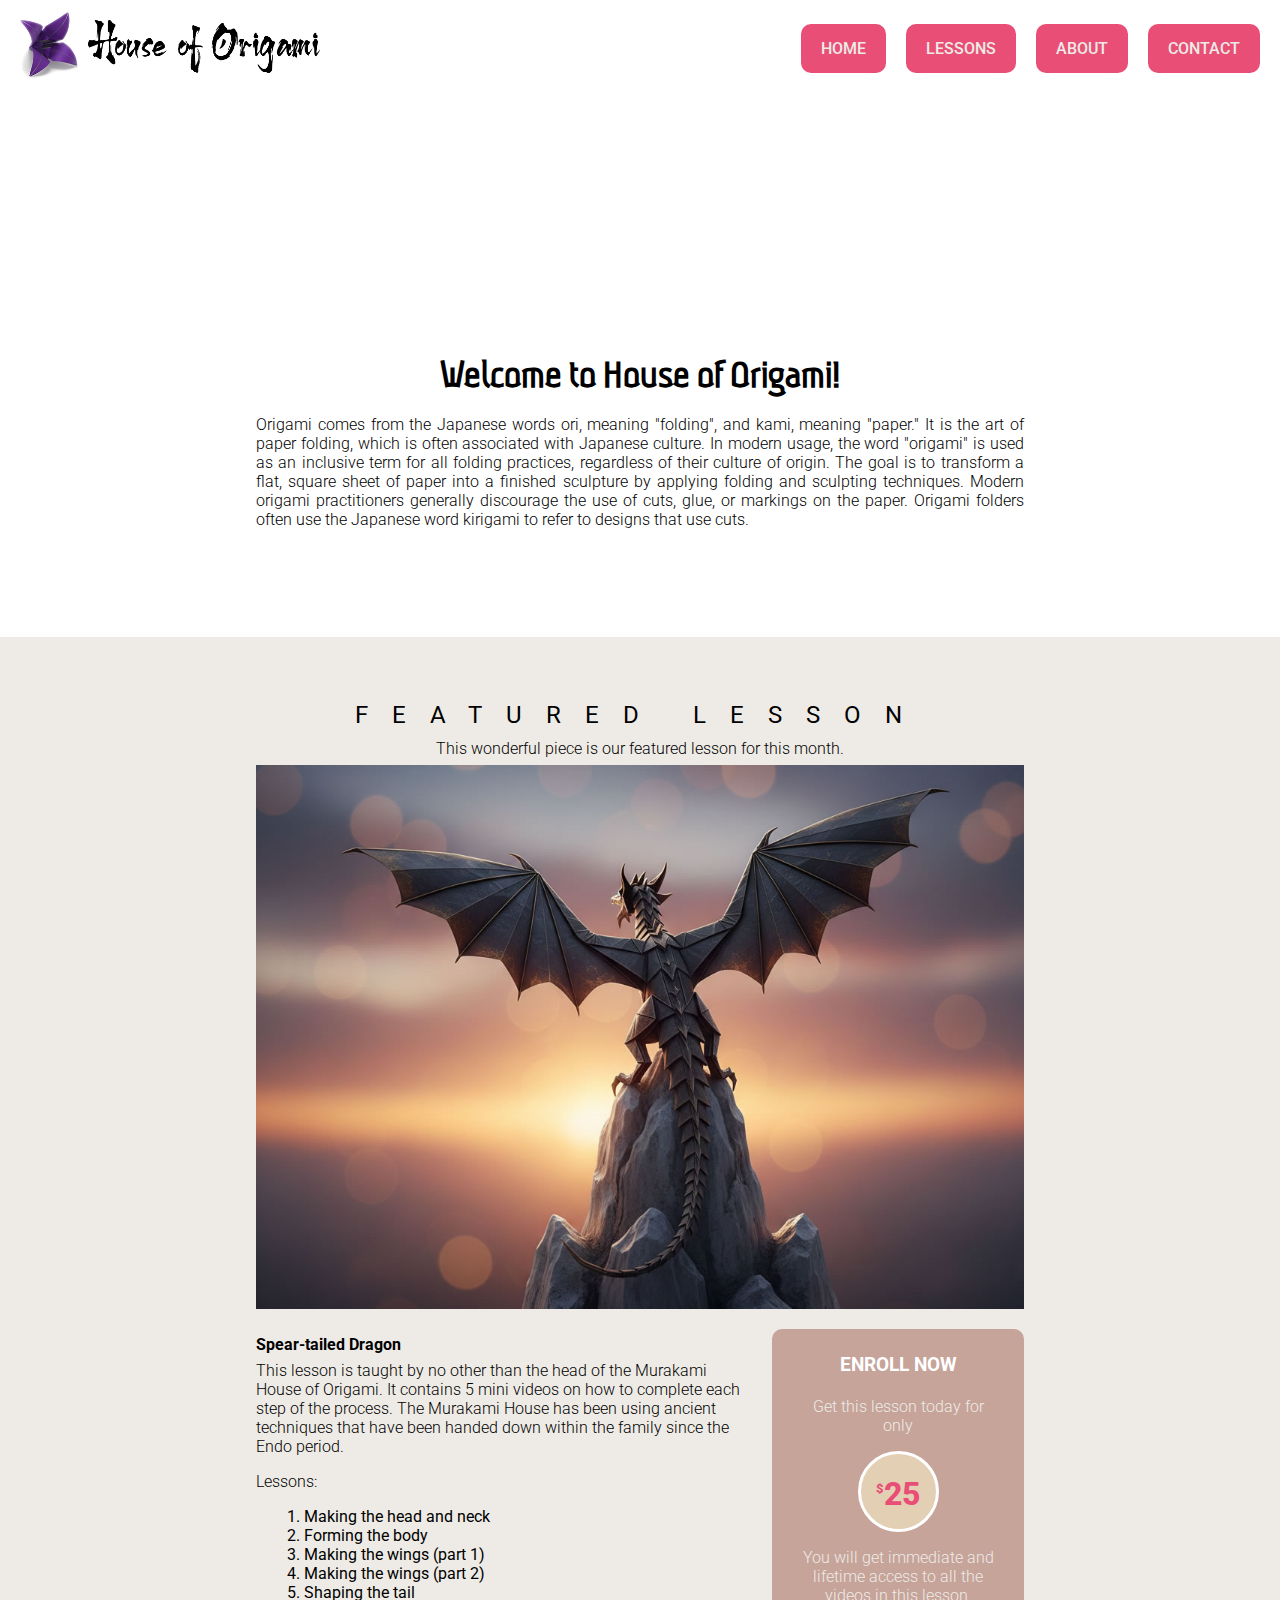
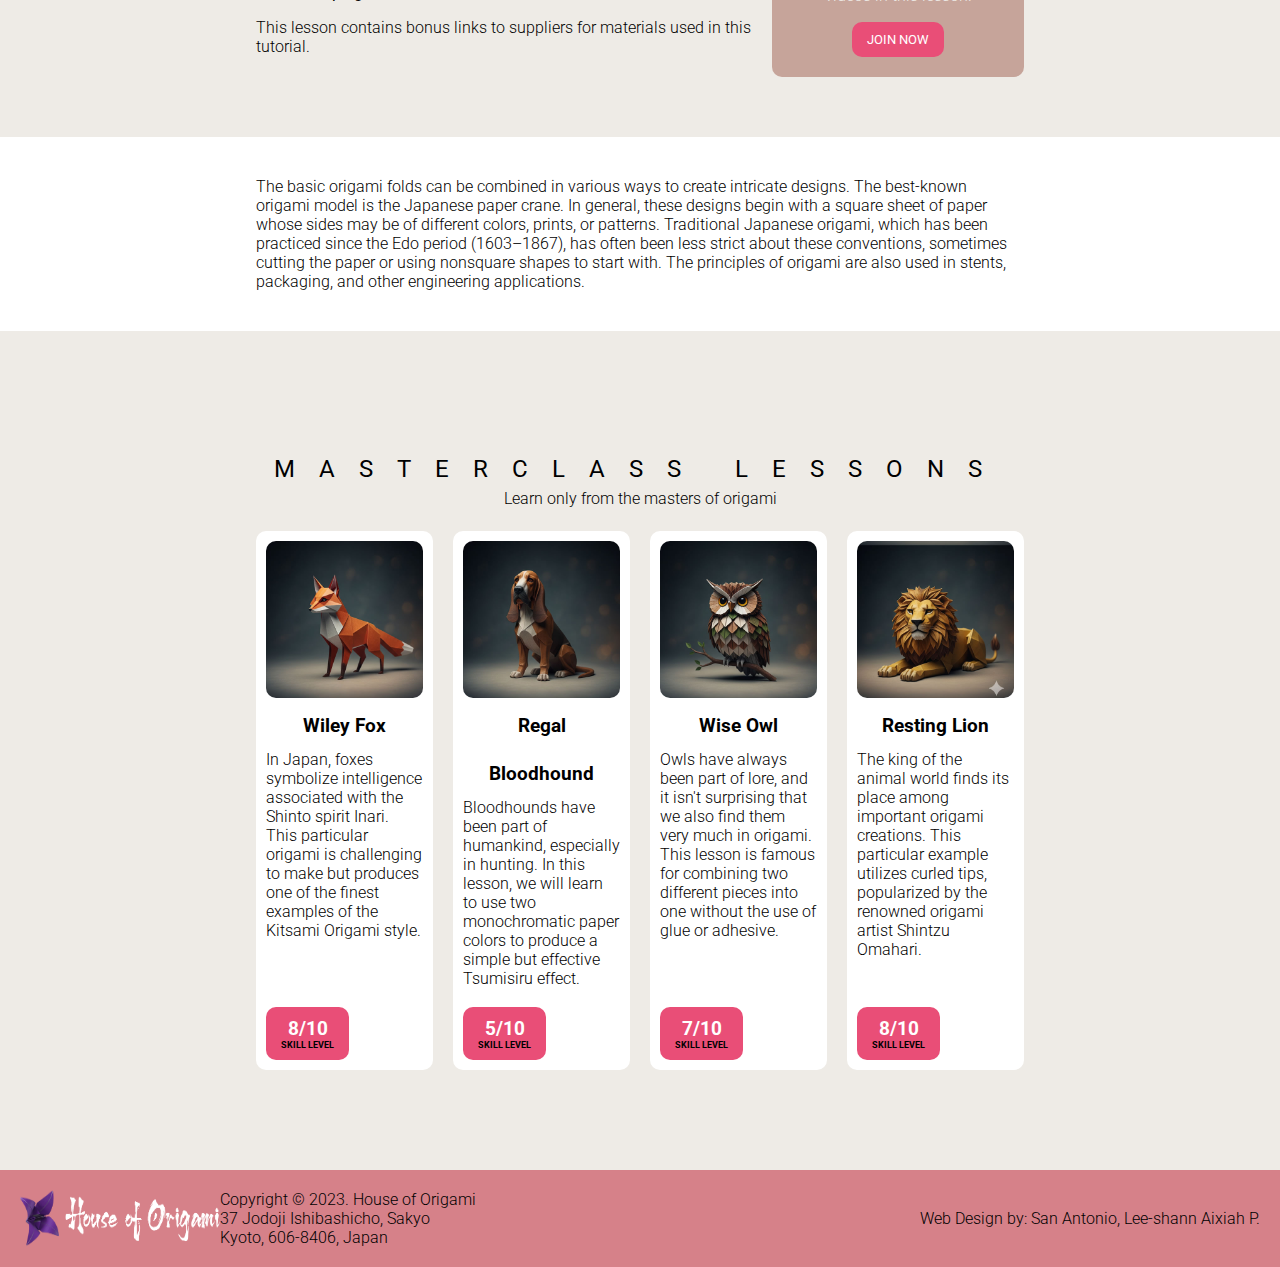
<file: index.html>
<!DOCTYPE html>
<html>
    <head>
        <title>House of Origami | Home</title>
        <meta charset="UTF-8">
        <meta name="viewport" content="width=device-width, initial-scale=1.0">
        <link rel="stylesheet" href="css\styles.css">
        <link rel="preconnect" href="https://fonts.googleapis.com">
        <link rel="preconnect" href="https://fonts.gstatic.com" crossorigin>
        <link href="https://fonts.googleapis.com/css2?family=Aubrey&family=Roboto:ital,wght@0,100..900;1,100..900&display=swap" rel="stylesheet">
    </head>
    <body>
        <header class="topnav" id="homenav">
            <div class="logonav" id="homelogo">
                <img src="images\origami_logo.png" alt="House of Origami Logo" class="logo">
            </div>
            <div class="linknav" id="homelinks">
                <div class="linkanchor">
                    <a href="index.html">Home</a>
                </div>
                <div class="linkanchor">
                    <a href="lessons.html">Lessons</a>
                </div>
                <div class="linkanchor">
                    <a href="about.html">About</a>
                </div>
                <div class="linkanchor">
                    <a href="contact.html">Contact </a>
                </div>
            </div>
        </header>
        <main id="intro">
            <div class="frontpage">
                <div id="introtext">
                    <h1>Welcome to House of Origami!</h1>
                    <p>Origami comes from the Japanese words ori, meaning "folding", and kami, meaning "paper." It is the art of paper folding, which is often associated with Japanese culture. In modern usage, the word "origami" is used as an inclusive term for all folding practices, regardless of their culture of origin. The goal is to transform a flat, square sheet of paper into a finished sculpture by applying folding and sculpting techniques. Modern origami practitioners generally discourage the use of cuts, glue, or markings on the paper. Origami folders often use the Japanese word kirigami to refer to designs that use cuts.</p>
                </div>
            </div>
            <div class="section2">
                <div id="feature">
                    <div id="f1">
                        <h2 class="sectiontitle">Featured Lesson</h2>
                        <p>This wonderful piece is our featured lesson for this month.</p>
                        <img src="images\featured_lesson.jpg" alt="Featured Lesson" class="featured">
                        
                    </div>
                    <div id="f2">
                        <h4>Spear-tailed Dragon</h4>
                        <p>This lesson is taught by no other than the head of the Murakami House of Origami. It contains 5 mini videos on how to complete each step of the process. The Murakami House has been using ancient techniques that have been handed down within the family since the Endo period.</p>
                        <div id="lessonlist">
                            <p>Lessons:</p>
                            <ol>
                                <li>Making the head and neck</li>
                                <li>Forming the body</li>
                                <li>Making the wings (part 1)</li>
                                <li>Making the wings (part 2)</li>
                                <li>Shaping the tail</li>
                            </ol>
                        </div>
                        <p>This lesson contains bonus links to suppliers for materials used in this tutorial.</p>
                    </div>
                    <div id="f3">
                        <h3>ENROLL NOW</h3>
                        <p>Get this lesson today for only</p>
                        <span><sup>$</sup>25</span>
                        <p>You will get immediate and lifetime access to all the videos in this lesson.</p>
                        <button class="enrollbtn">Join Now</button>
                    </div>
                </div>
            </div>
            <div class="section3">
                <div id="history">
                    <p>The basic origami folds can be combined in various ways to create intricate designs. The best-known origami model is the Japanese paper crane. In general, these designs begin with a square sheet of paper whose sides may be of different colors, prints, or patterns. Traditional Japanese origami, which has been practiced since the Edo period (1603–1867), has often been less strict about these conventions, sometimes cutting the paper or using nonsquare shapes to start with. The principles of origami are also used in stents, packaging, and other engineering applications.</p>
                </div>
            </div>
            <div class="section4">
                <div class="lessons">
                    <div id="l1">
                        <h2 class="sectiontitle">Masterclass Lessons</h2>
                        <p>Learn only from the masters of origami</p>
                    </div>
                    <div id="l2" class="lessoncard">
                        <img src="images\lesson01.jpg" alt="Lesson 1" class="lessonimg">
                        <h3>Wiley Fox</h3>
                        <p>In Japan, foxes symbolize intelligence associated with the Shinto spirit Inari. This particular origami is challenging to make but produces one of the finest examples of the Kitsami Origami style.</p>
                        <button class="lessonsbtn enrollbtn">
                            <h6>8/10</h6>
                            <h6>skill level</h6>
                        </button>
                    </div>
                    <div id="l3" class="lessoncard">
                        <img src="images\lesson02.jpg" alt="Lesson 2" class="lessonimg">
                        <h3>Regal Bloodhound</h3>
                        <p>Bloodhounds have been part of humankind, especially in hunting. In this lesson, we will learn to use two monochromatic paper colors to produce a simple but effective Tsumisiru effect.</p>
                        <button class="lessonsbtn enrollbtn">
                            <h6>5/10</h6>
                            <h6>skill level</h6>
                        </button>
                    </div>
                    <div id="l4" class="lessoncard">
                        <img src="images\lesson03.jpg" alt="Lesson 3" class="lessonimg">
                        <h3>Wise Owl</h3>
                        <p>Owls have always been part of lore, and it isn't surprising that we also find them very much in origami. This lesson is famous for combining two different pieces into one without the use of glue or adhesive.</p>
                        <button class="lessonsbtn enrollbtn">
                            <h6>7/10</h6>
                            <h6>skill level</h6>
                        </button>
                    </div>
                    <div id="l5" class="lessoncard">
                        <img src="images\lesson04.jpg" alt="Lesson 4" class="lessonimg">
                        <h3>Resting Lion</h3>
                        <p>The king of the animal world finds its place among important origami creations. This particular example utilizes curled tips, popularized by the renowned origami artist Shintzu Omahari.</p>
                        <button class="lessonsbtn enrollbtn">
                            <h6>8/10</h6>
                            <h6>skill level</h6>
                        </button>
                    </div>
                </div>
            </div>
        </main>
        <footer class="bottomnav">
            <div class="footernav">
                <img src="images\origami_logo_dark.png" alt="House of Origami Logo" class="logo">
                <div>
                    <p>Copyright © 2023. House of Origami</p>
                    <p>37 Jodoji Ishibashicho, Sakyo</p>
                    <p>Kyoto, 606-8406, Japan</p>
                </div>
            </div>
            <div>
                <p>Web Design by: San Antonio, Lee-shann Aixiah P.</p>
            </div>
        </footer>
    </body> 
</html>
</file>
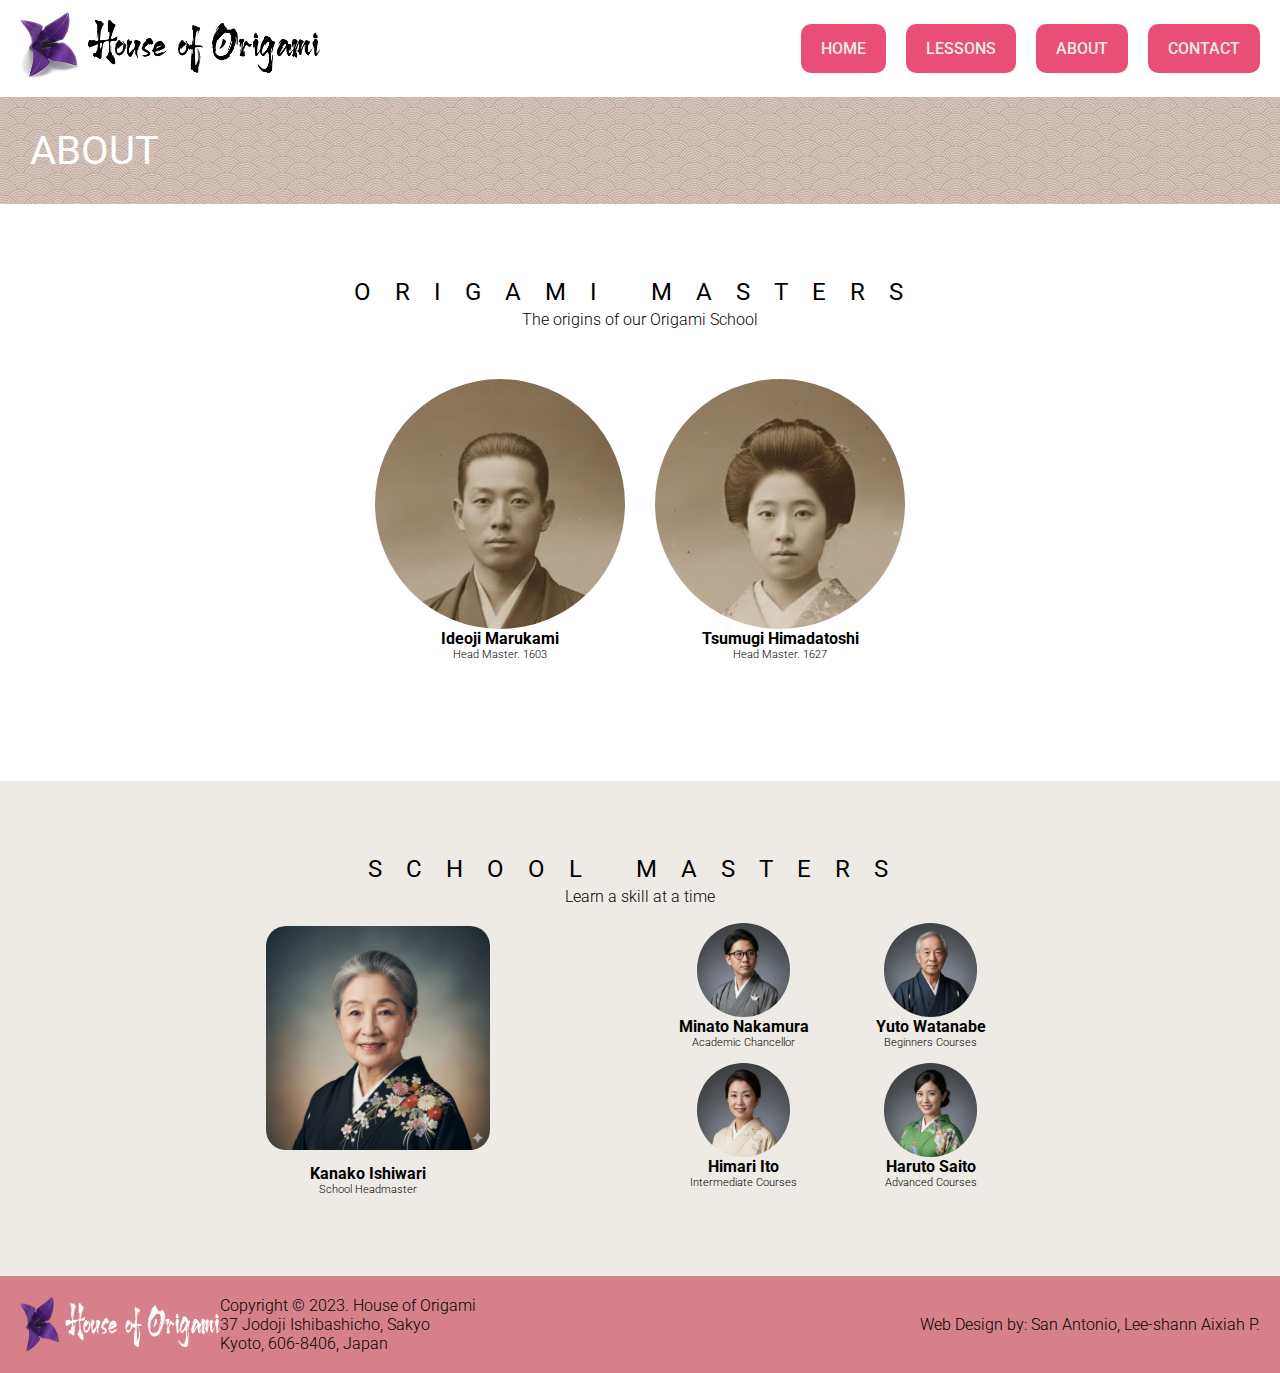
<file: about.html>
<!DOCTYPE html>
<html>
    <head>
        <title>House of Origami | Home</title>
        <meta charset="UTF-8">
        <meta name="viewport" content="width=device-width, initial-scale=1.0">
        <link rel="stylesheet" href="css\styles.css">
        <link rel="preconnect" href="https://fonts.googleapis.com">
        <link rel="preconnect" href="https://fonts.gstatic.com" crossorigin>
        <link href="https://fonts.googleapis.com/css2?family=Aubrey&family=Roboto:ital,wght@0,100..900;1,100..900&display=swap" rel="stylesheet">
    </head>
    <body>
        <header class="topnav" id="homenav">
            <div class="logonav" id="homelogo">
                <img src="images\origami_logo.png" alt="House of Origami Logo" class="logo">
            </div>
            <div class="linknav" id="homelinks">
                <div class="linkanchor">
                    <a href="index.html">Home</a>
                </div>
                <div class="linkanchor">
                    <a href="lessons.html">Lessons</a>
                </div>
                <div class="linkanchor">
                    <a href="about.html">About</a>
                </div>
                <div class="linkanchor">
                    <a href="contact.html">Contact </a>
                </div>
            </div>
        </header>
        <main id="aboutpage">
            <section id="about">
                <h2>About</h2>
            </section>
            <section id="origamimasters" class="sections">
                <h2 class="sectiontitle">Origami Masters</h2>
                <p>The origins of our Origami School</p>
                <div class="gallerycontainer">
                    <div id="origami" class="gallery">
                        <div class="galleryitem">
                            <img src="images\master01.jpg" alt="Origami Master 1" class="galleryimage">
                            <h4 class="gallerytitle">Ideoji Marukami</h4>
                            <p class="gallerycaption">Head Master. 1603</p>
                        </div>
                        <div class="galleryitem">
                            <img src="images\master02.jpg" alt="Origami Master 2" class="galleryimage">
                            <h4 class="gallerytitle">Tsumugi Himadatoshi</h4>
                            <p class="gallerycaption">Head Master. 1627</p>
                        </div>
                    </div>
                </div>
            </section>
            <section id="lessonmasters" class="sections">
                <h2 class="sectiontitle">SCHOOL MASTERS</h2>
                <p>Learn a skill at a time</p>
                <div id="lessonmasterscontainer" class="gallerycontainer">
                    <div id="headmaster">
                        <img src="images\headmaster.jpg" alt="Lesson Master 1" class="galleryimage">
                        <h4 class="gallerytitle">Kanako Ishiwari</h4>
                        <p class="gallerycaption">School Headmaster</p>
                    </div>
                    <div id="lesson" class="gallery">
                        <div class="galleryitem">
                            <img src="images\lessonmaster01.jpg" alt="Lesson Master 2" class="galleryimage">
                            <h4 class="gallerytitle">Minato Nakamura</h4>
                            <p class="gallerycaption">Academic Chancellor</p>
                        </div>
                        <div class="galleryitem">
                            <img src="images\lessonmaster02.jpg" alt="Lesson Master 3" class="galleryimage">
                            <h4 class="gallerytitle">Yuto Watanabe</h4>
                            <p class="gallerycaption">Beginners Courses</p>
                        </div>
                        <div class="galleryitem">
                            <img src="images\lessonmaster03.jpg" alt="Lesson Master 4" class="galleryimage">
                            <h4 class="gallerytitle">Himari Ito</h4>
                            <p class="gallerycaption">Intermediate Courses</p>
                        </div>
                        <div class="galleryitem">
                            <img src="images\lessonmaster04.jpg" alt="Lesson Master 5" class="galleryimage">
                            <h4 class="gallerytitle">Haruto Saito</h4>
                            <p class="gallerycaption">Advanced Courses</p>
                        </div>
                </div>
                </div>
            </section>
        </main>
        <footer class="bottomnav">
            <div class="footernav">
                <img src="images\origami_logo_dark.png" alt="House of Origami Logo" class="logo">
                <div>
                    <p>Copyright © 2023. House of Origami</p>
                    <p>37 Jodoji Ishibashicho, Sakyo</p>
                    <p>Kyoto, 606-8406, Japan</p>
                </div>
            </div>
            <div>
                <p>Web Design by: San Antonio, Lee-shann Aixiah P.</p>
            </div>
        </footer>
    </body> 
</html>
</file>
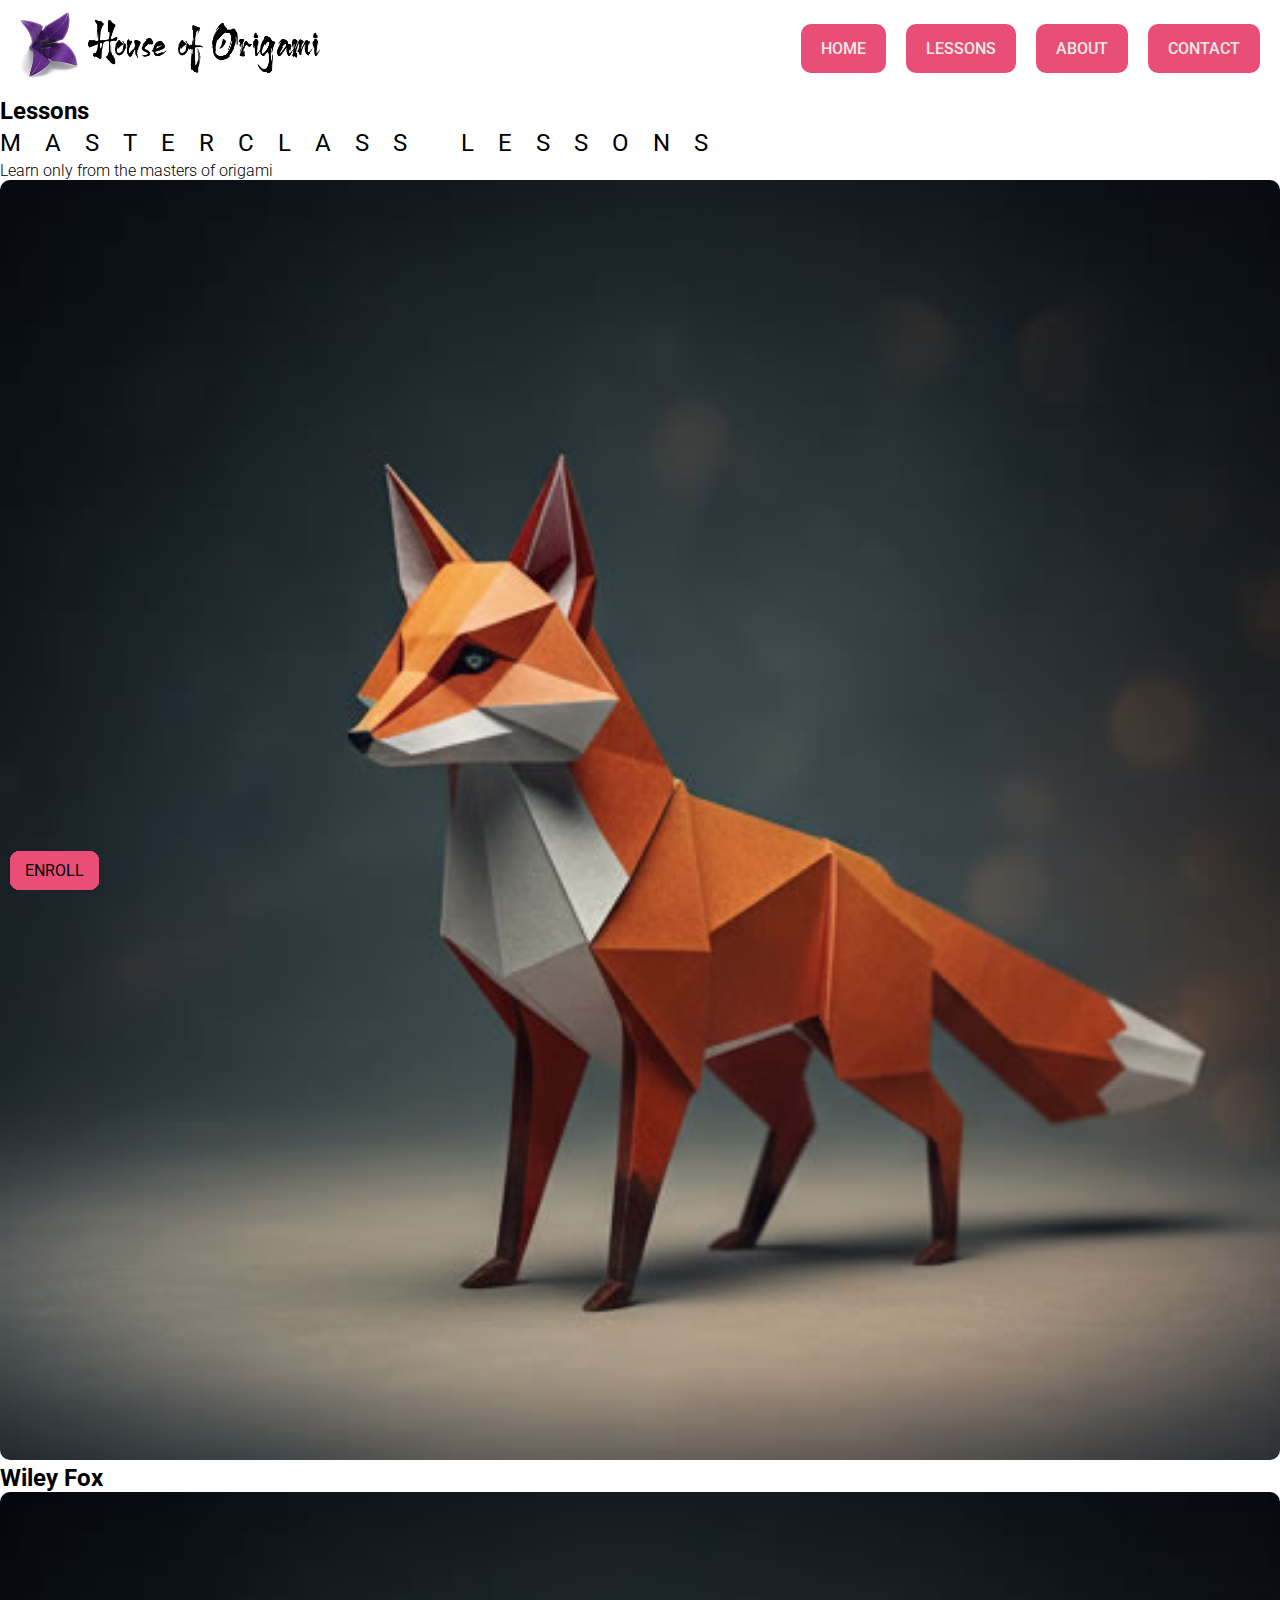
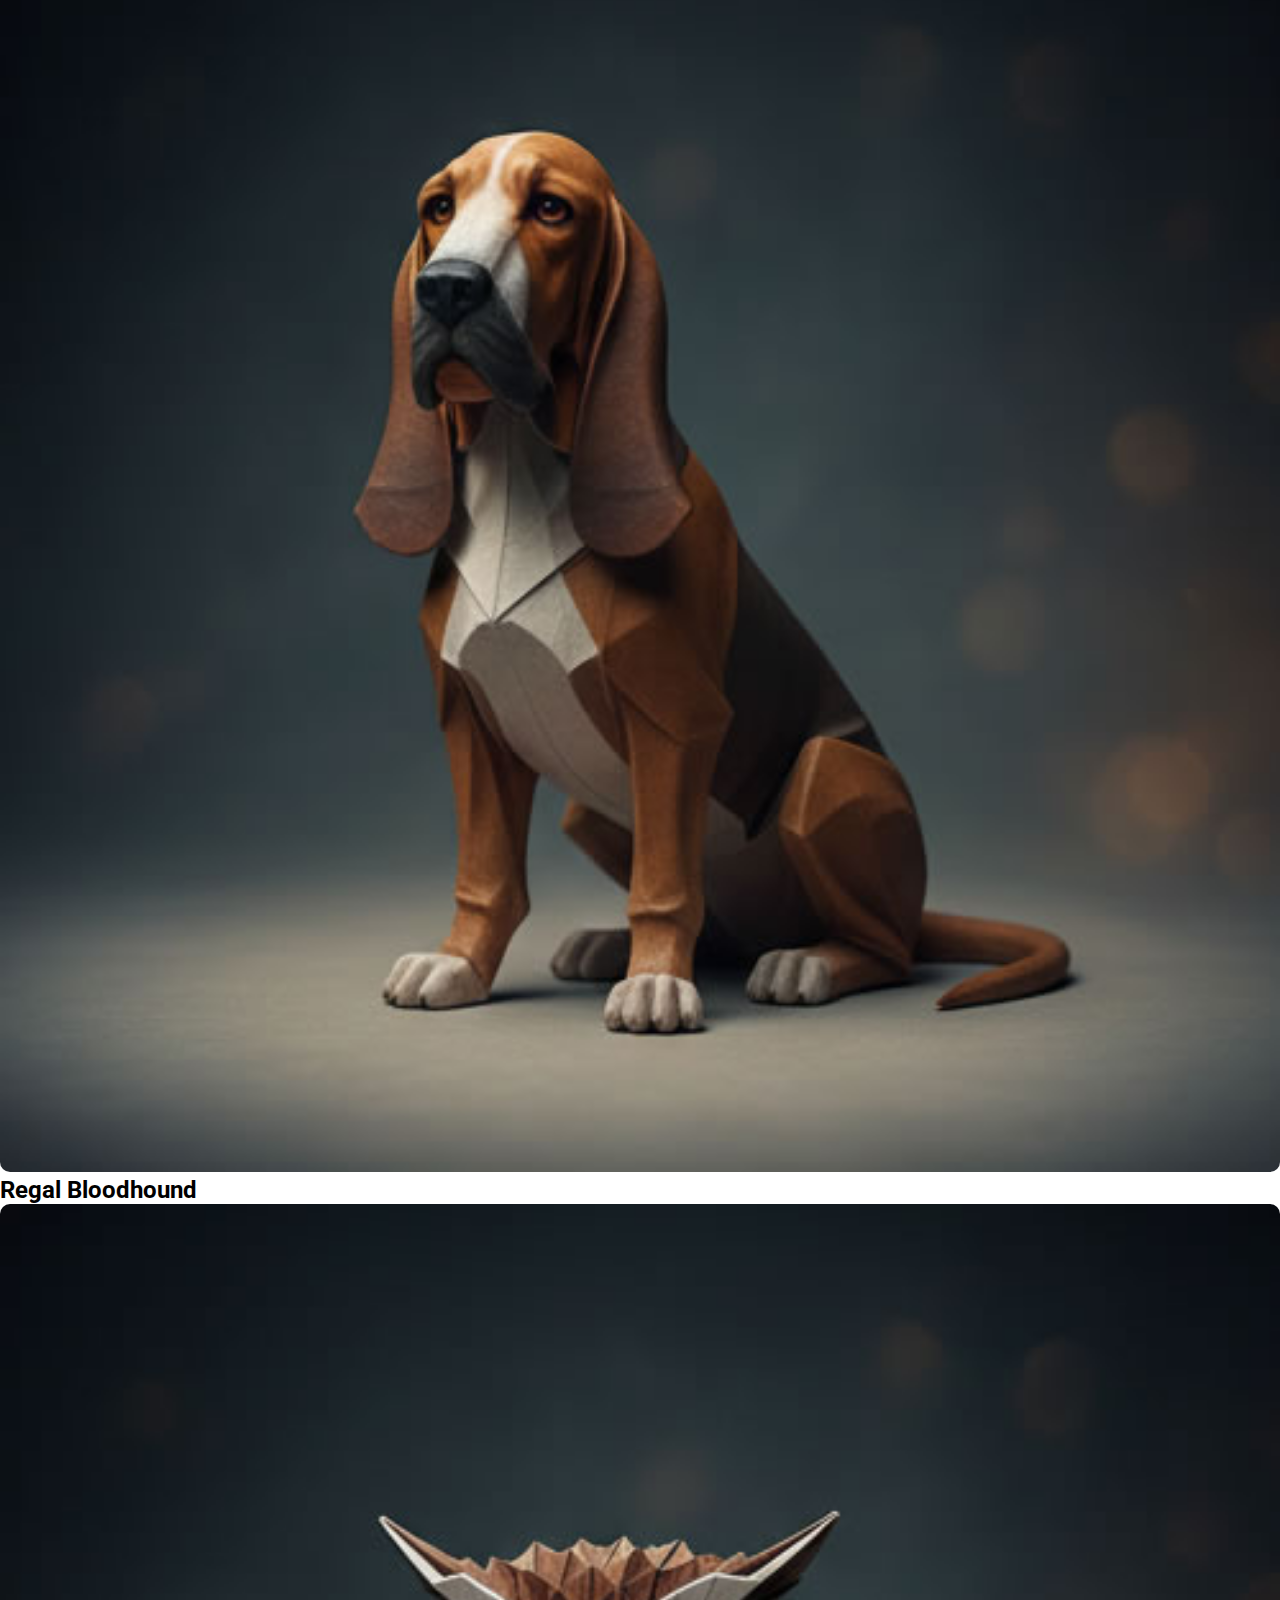
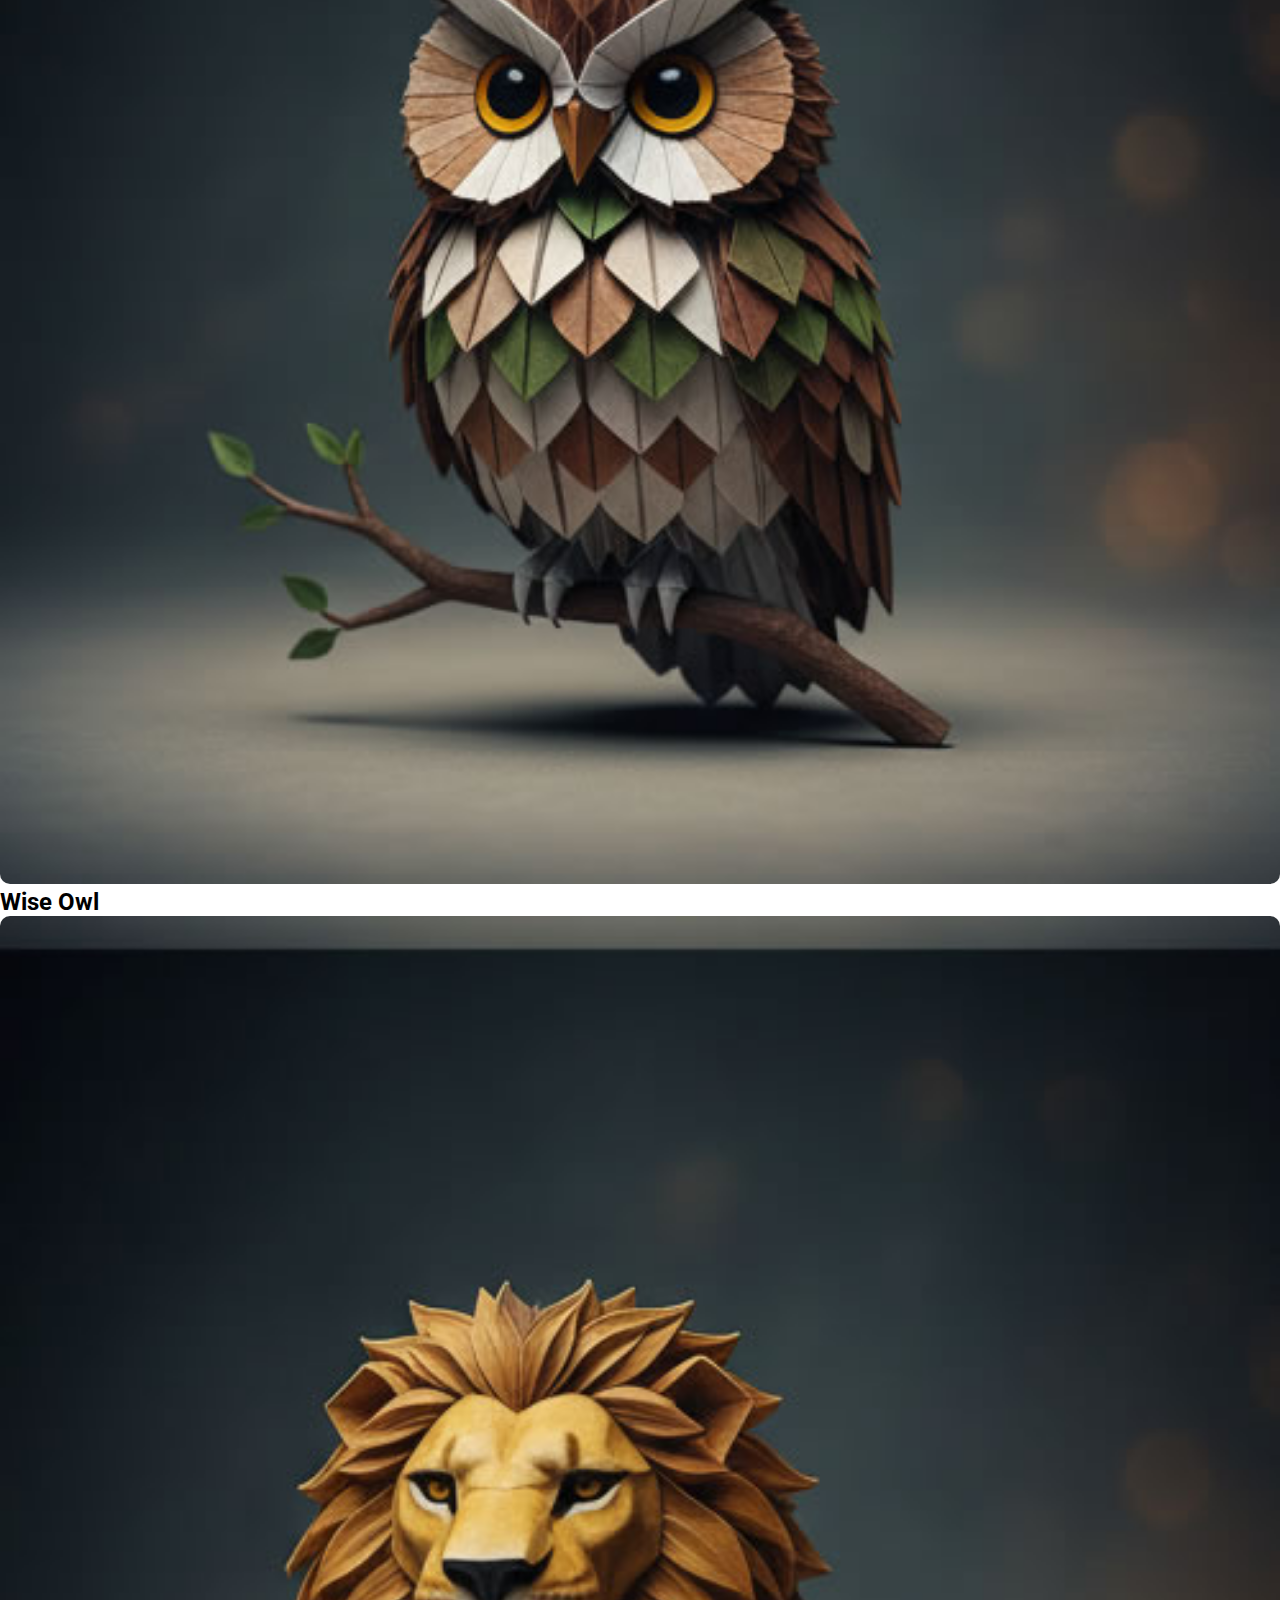
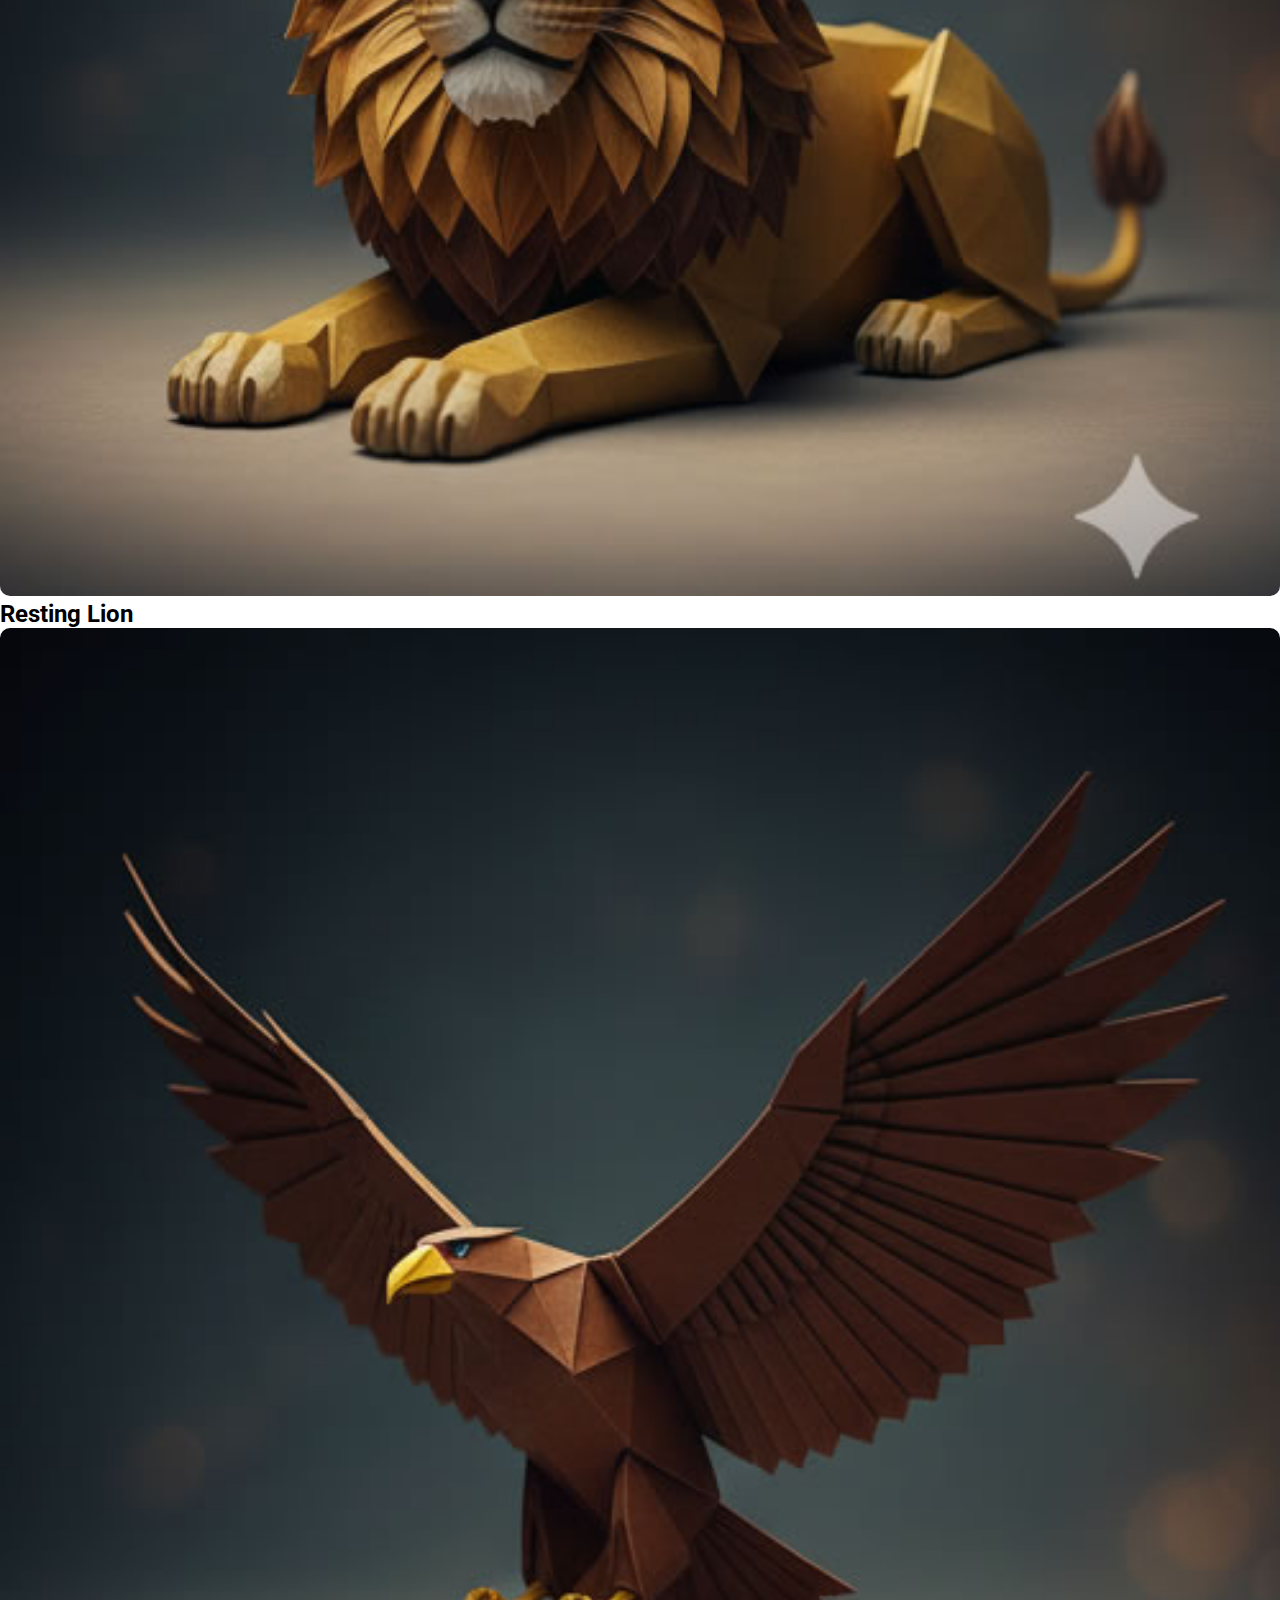
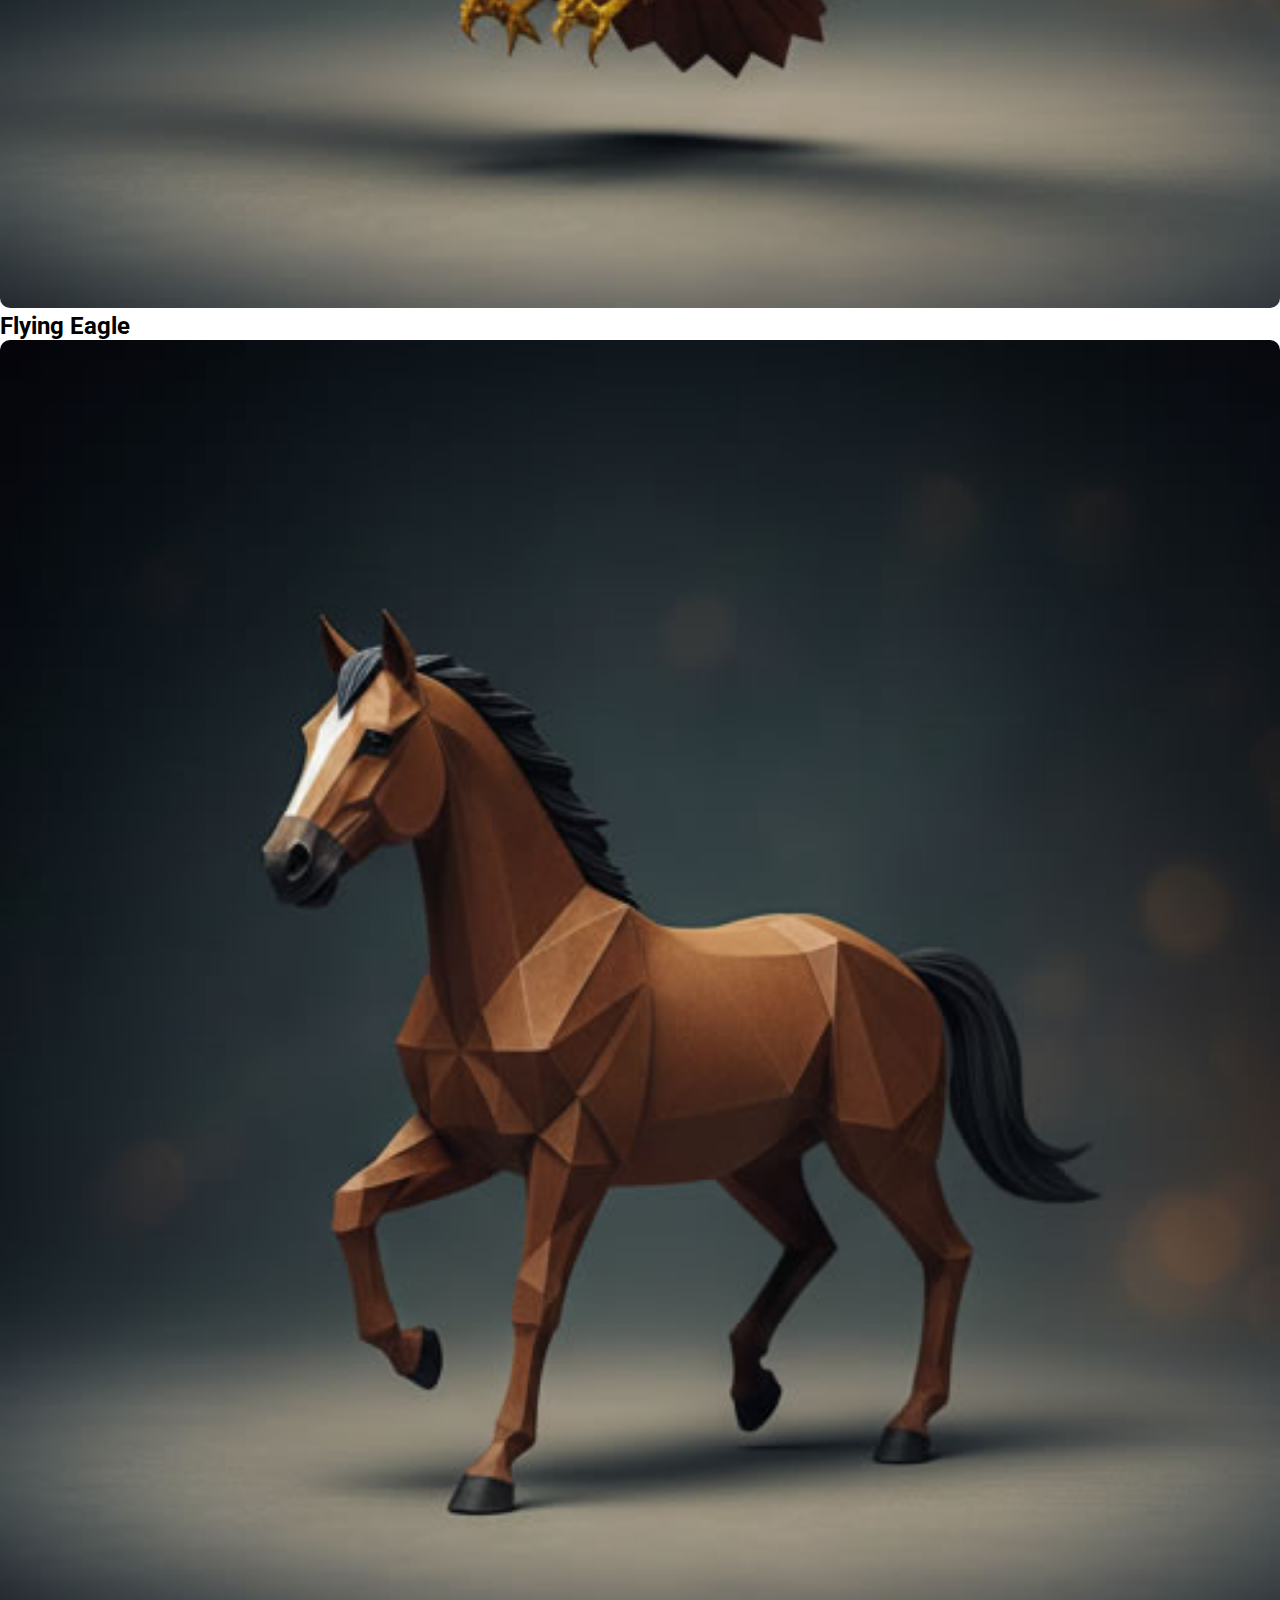
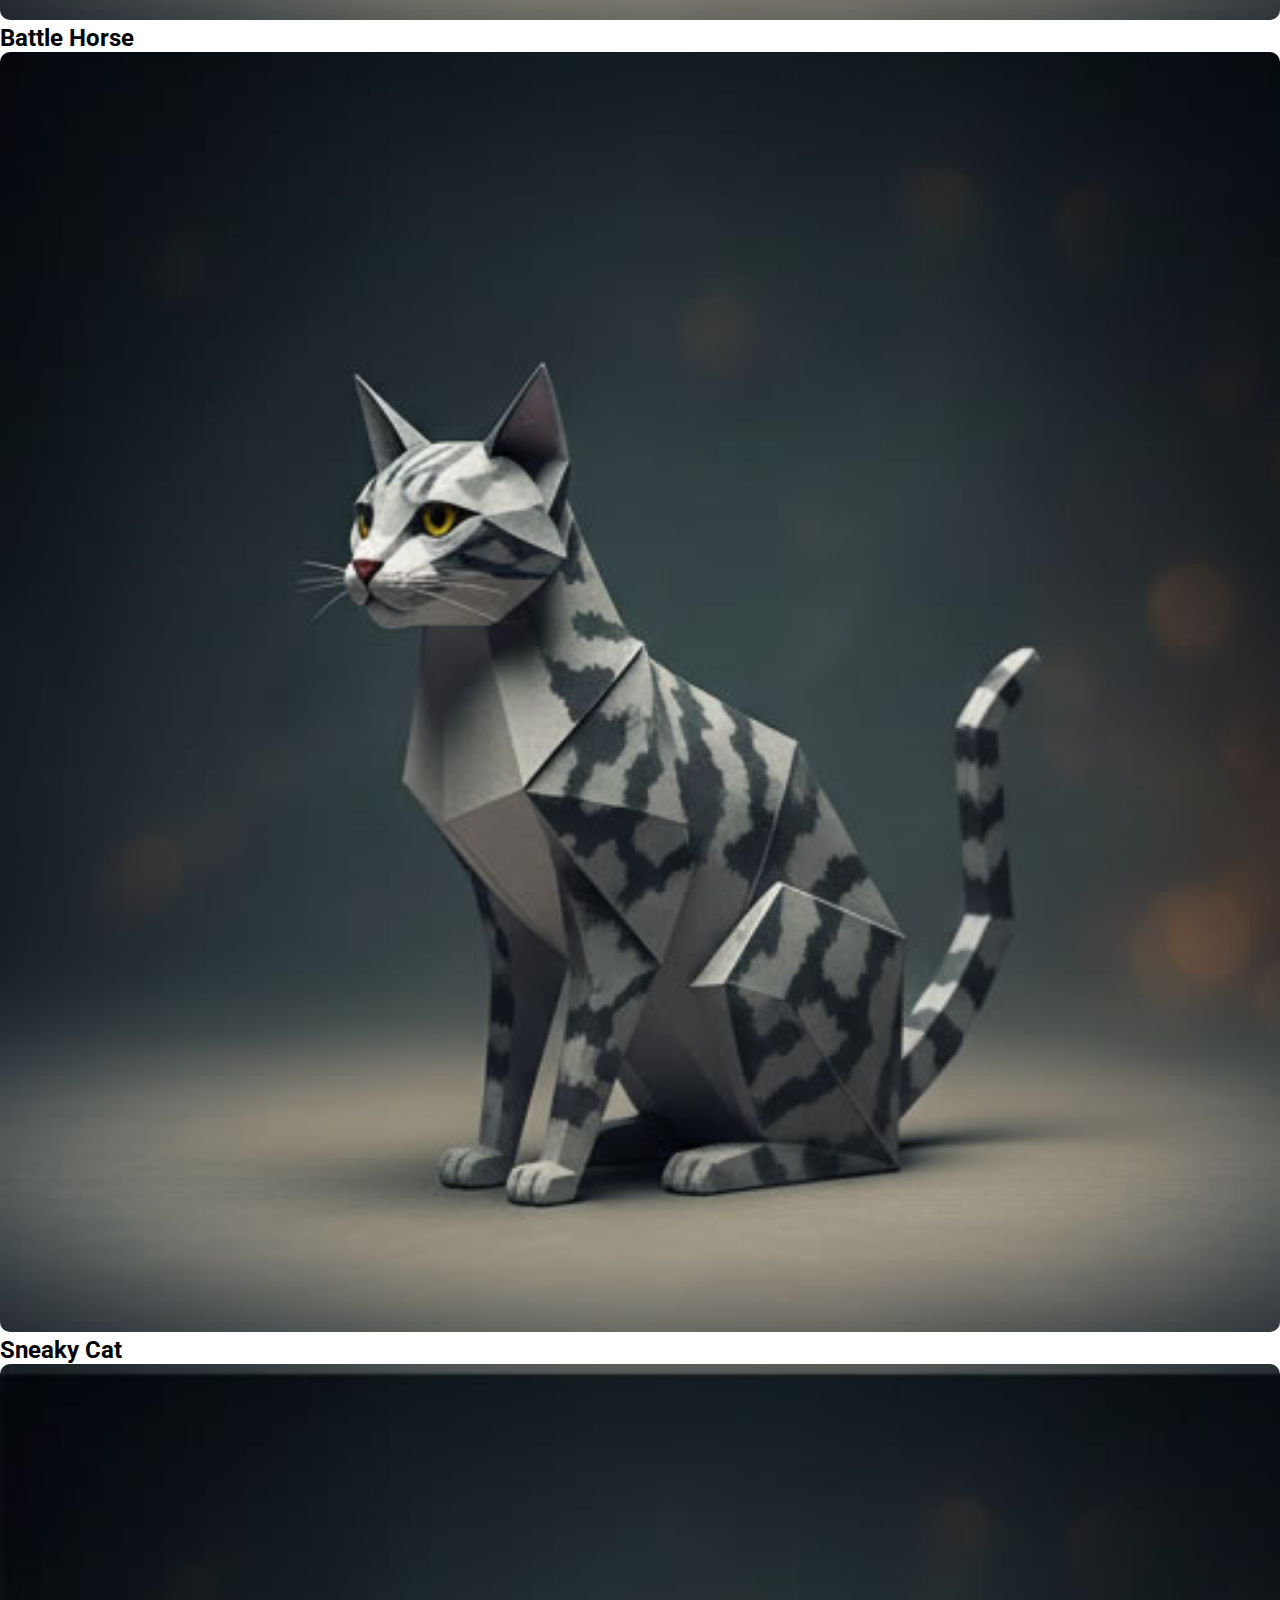
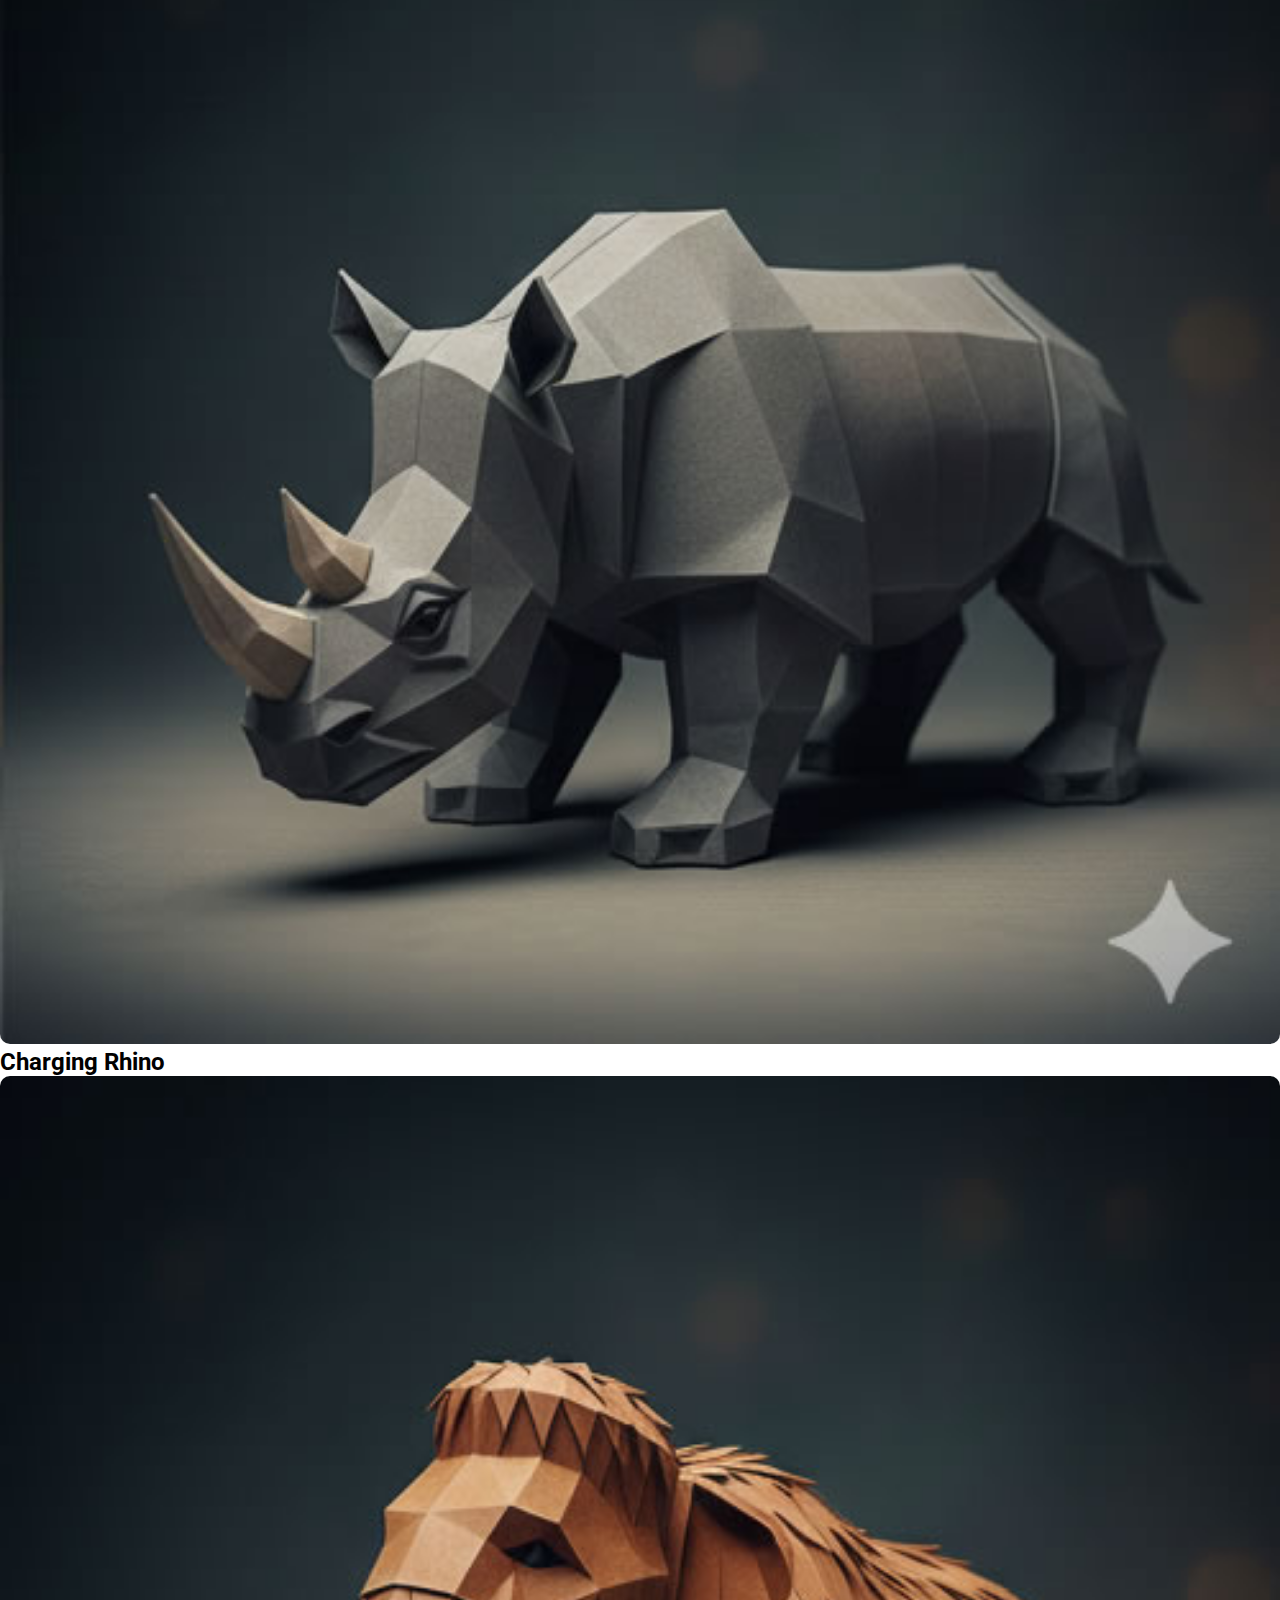
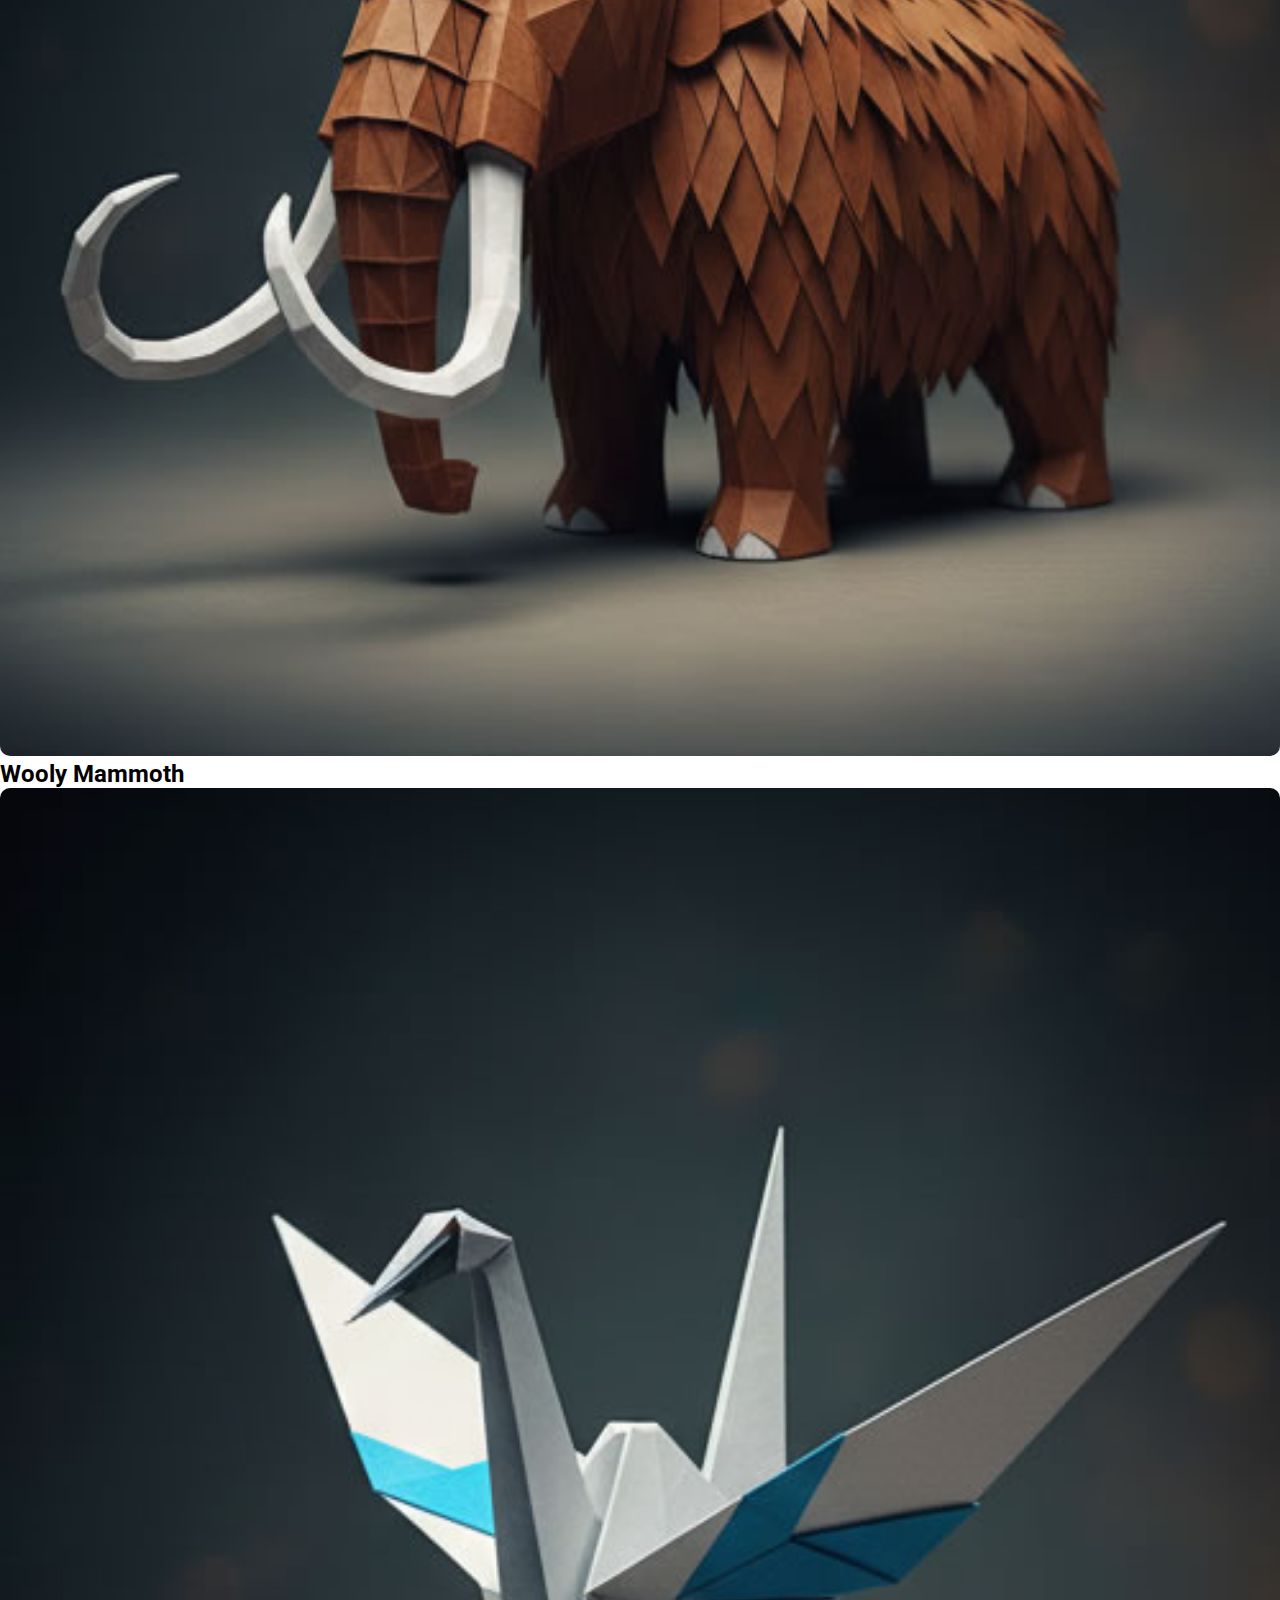
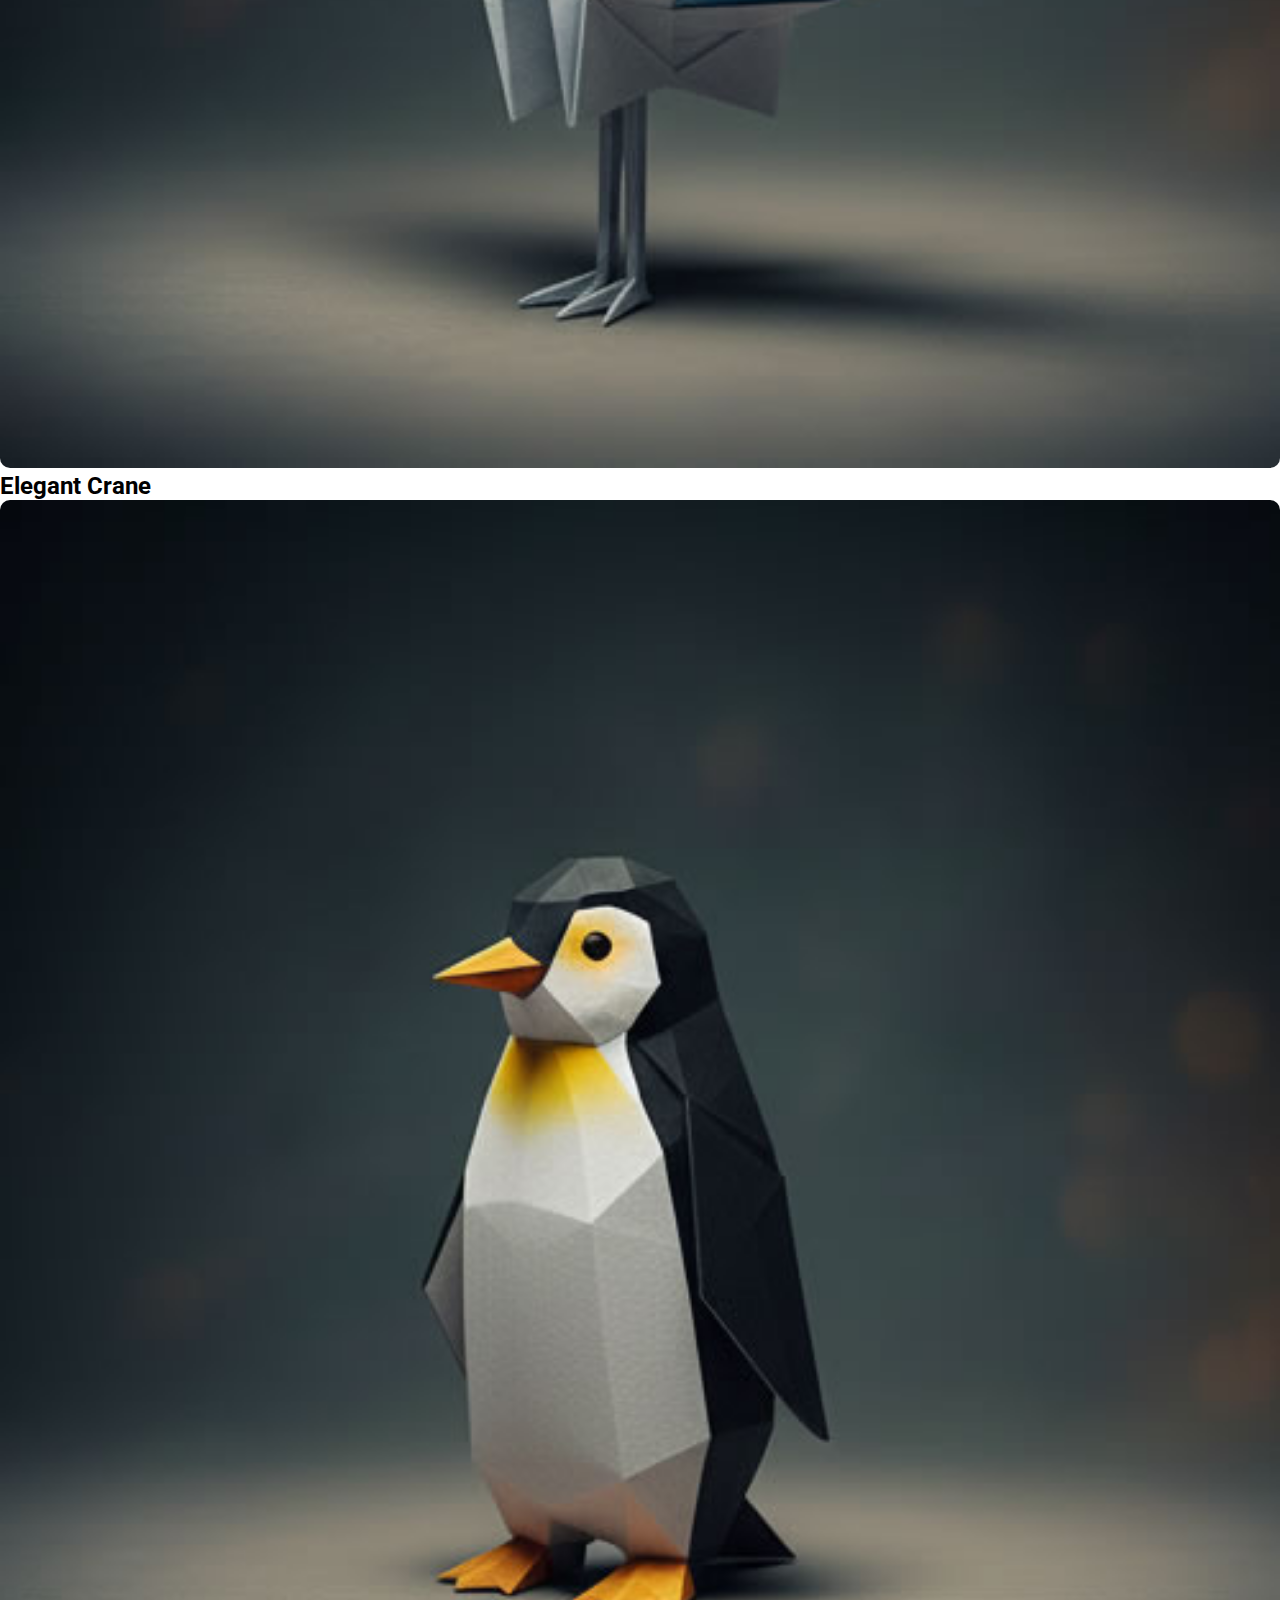
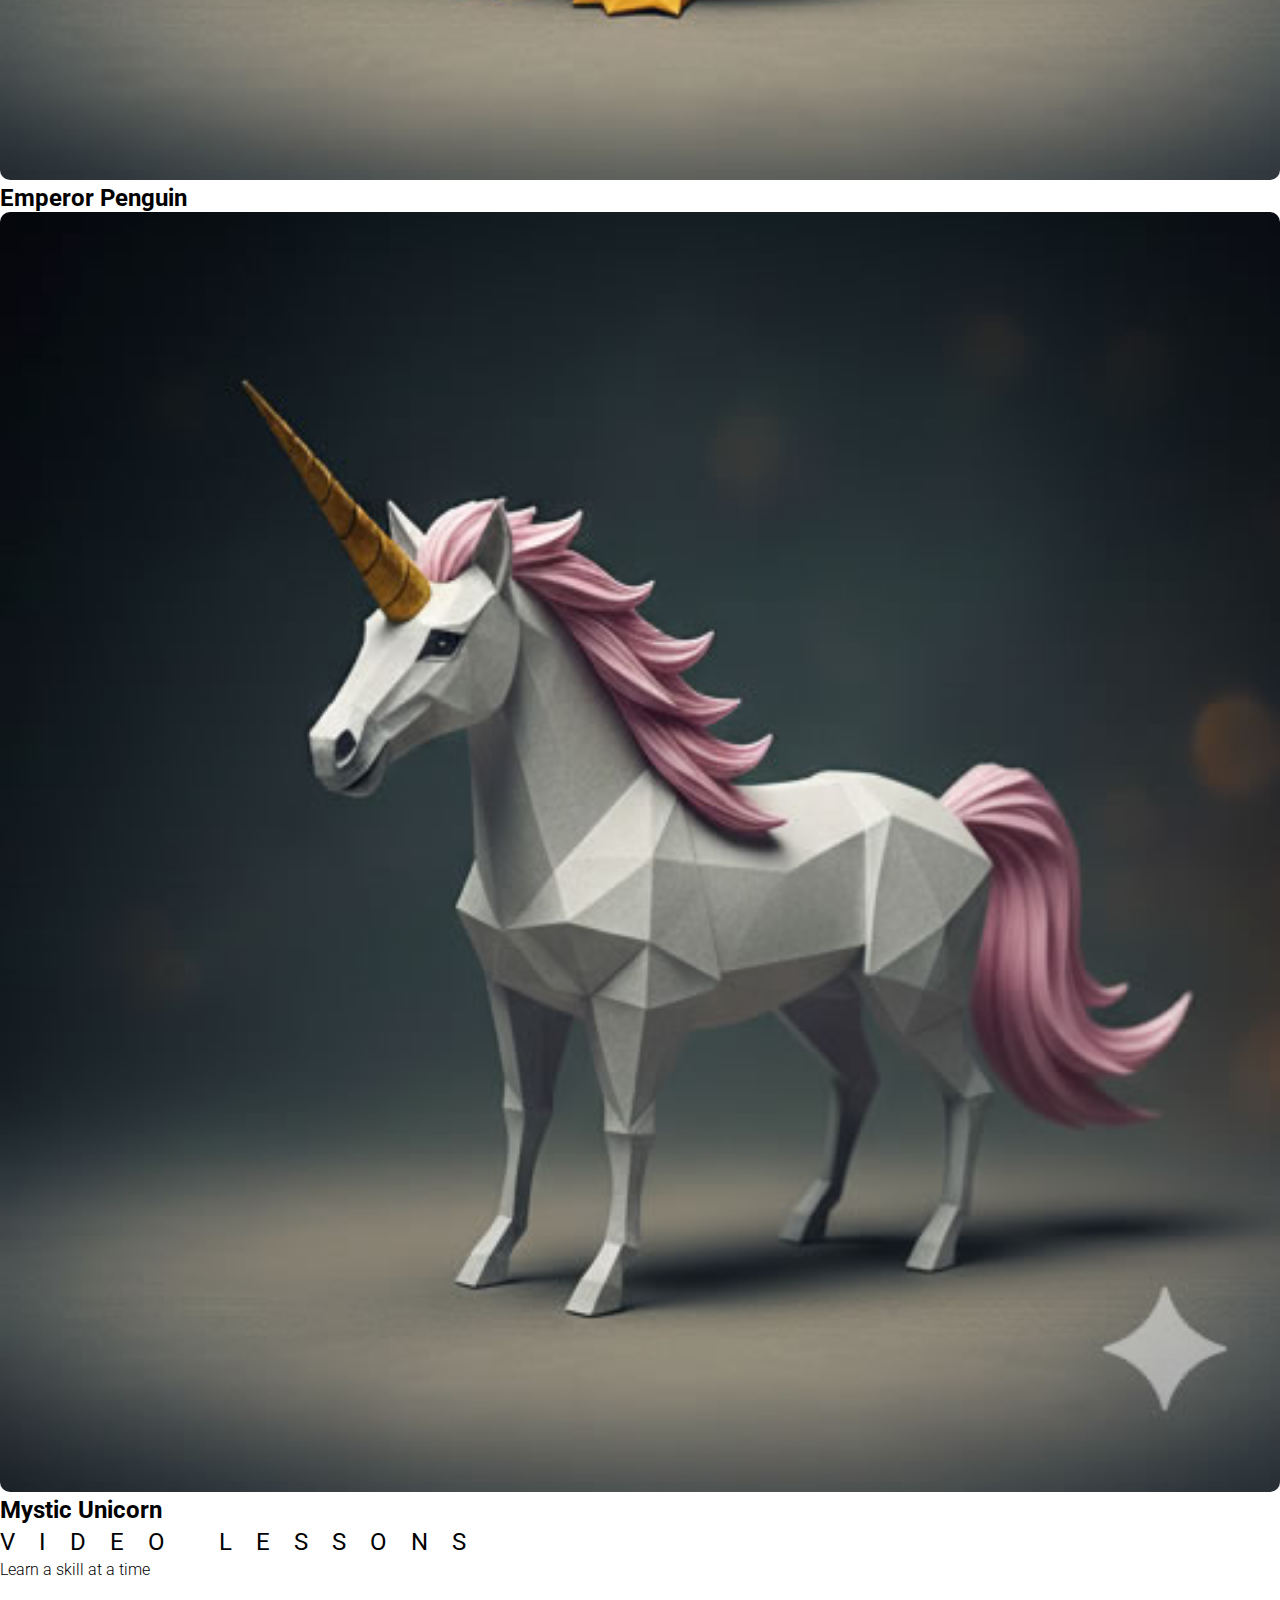
<file: lessons.html>
<!DOCTYPE html>
<html lang="en">
    <head>
        <meta charset="UTF-8">
        <meta name="viewport" content="width=device-width, initial-scale=1.0">
        <meta name="referrer" content="strict-origin-when-cross-origin"/>
        <link rel="icon" href="images/icon_clean.png" type="image/ico">
        <link rel="stylesheet" href="css\styles.css">
        <link rel="preconnect" href="https://fonts.googleapis.com">
        <link rel="preconnect" href="https://fonts.gstatic.com" crossorigin>
        <link href="https://fonts.googleapis.com/css2?family=Aubrey&family=Roboto:ital,wght@0,100..900;1,100..900&display=swap" rel="stylesheet">
        <title>House of Origami | Home</title>
    </head>
    <body>
        <header class="topnav" id="homenav">
            <div class="logonav" id="homelogo">
                <img src="images\origami_logo.png" alt="House of Origami Logo" class="logo">
            </div>
            <div class="linknav" id="homelinks">
                <div class="linkanchor">
                    <a href="index.html">Home</a>
                </div>
                <div class="linkanchor">
                    <a href="lessons.html">Lessons</a>
                </div>
                <div class="linkanchor">
                    <a href="about.html">About</a>
                </div>
                <div class="linkanchor">
                    <a href="contact.html">Contact </a>
                </div>
            </div>
        </header>
        <main id="lessons">
            <section id="title">
                <h2>Lessons</h2>
            </section>
            <section class="lessonsect">
                <div id="lessonsecttitle">
                    <h2 class="sectiontitle">Masterclass Lessons</h2>
                    <p>Learn only from the masters of origami</p>
                </div>
                <div class="lessonitemgallery">
                    <div class="lessonitem">
                        <img src="images/lesson01.jpg" alt="Wiley Fox" class="lessonimg">
                        <h2 class="lessonlabel">Wiley Fox</h2>
                        <div class="lessonsbtn enrollbtn">ENROLL</div>
                    </div>

                    <div class="lessonitem">
                        <img src="images/lesson02.jpg" alt="Regal Bloodhound" class="lessonimg">
                        <h2 class="lessonlabel">Regal Bloodhound</h2>
                        <div class="lessonsbtn enrollbtn">ENROLL</div>
                    </div>

                    <div class="lessonitem">
                        <img src="images/lesson03.jpg" alt="Wise Owl" class="lessonimg">
                        <h2 class="lessonlabel">Wise Owl</h2>
                        <div class="lessonsbtn enrollbtn">ENROLL</div>
                    </div>

                    <div class="lessonitem">
                        <img src="images/lesson04.jpg" alt="Resting Lion" class="lessonimg">
                        <h2 class="lessonlabel">Resting Lion</h2>
                        <div class="lessonsbtn enrollbtn">ENROLL</div>
                    </div>

                    <div class="lessonitem">
                        <img src="images/lesson05.jpg" alt="Flying Eagle" class="lessonimg">
                        <h2 class="lessonlabel">Flying Eagle</h2>
                        <div class="lessonsbtn enrollbtn">ENROLL</div>
                    </div>

                    <div class="lessonitem">
                        <img src="images/lesson06.jpg" alt="Battle Horse" class="lessonimg">
                        <h2 class="lessonlabel">Battle Horse</h2>
                        <div class="lessonsbtn enrollbtn">ENROLL</div>
                    </div>

                    <div class="lessonitem">
                        <img src="images/lesson07.jpg" alt="Sneaky Cat" class="lessonimg">
                        <h2 class="lessonlabel">Sneaky Cat</h2>
                        <div class="lessonsbtn enrollbtn">ENROLL</div>
                    </div>

                    <div class="lessonitem">
                        <img src="images/lesson08.jpg" alt="Charging Rhino" class="lessonimg">
                        <h2 class="lessonlabel">Charging Rhino</h2>
                        <div class="lessonsbtn enrollbtn">ENROLL</div>
                    </div>

                    <div class="lessonitem">
                        <img src="images/lesson09.jpg" alt="Wooly Mammoth" class="lessonimg">
                        <h2 class="lessonlabel">Wooly Mammoth</h2>
                        <div class="lessonsbtn enrollbtn">ENROLL</div>
                    </div>

                    <div class="lessonitem">
                        <img src="images/lesson10.jpg" alt="Elegant Crane" class="lessonimg">
                        <h2 class="lessonlabel">Elegant Crane</h2>
                        <div class="lessonsbtn enrollbtn">ENROLL</div>
                    </div>

                    <div class="lessonitem">
                        <img src="images/lesson11.jpg" alt="Emperor Penguin" class="lessonimg">
                        <h2 class="lessonlabel">Emperor Penguin</h2>
                        <div class="lessonsbtn enrollbtn">ENROLL</div>
                    </div>

                    <div class="lessonitem">
                        <img src="images/lesson12.jpg" alt="Mystic Unicorn" class="lessonimg">
                        <h2 class="lessonlabel">Mystic Unicorn</h2>
                        <div class="lessonsbtn enrollbtn">ENROLL</div>
                    </div>

                </div>
            </section>
            <section class="videolesonsect">
                <div class="videolessontitle">
                    <h2 class="sectiontitle">Video Lessons</h2>
                    <p>Learn a skill at a time</p>
                </div>
                <div class="videolessongallery">
                    <div class="videolessonitem">
                        <iframe src="https://www.youtube.com/embed/25qjLa9ZzBM?si=A2P1qUXRTH1thhXt" title="YouTube video player" frameborder="0" allow="accelerometer; autoplay; clipboard-write; encrypted-media; gyroscope; picture-in-picture; web-share" referrerpolicy="strict-origin-when-cross-origin" allowfullscreen></iframe>
                        <h2>Red Dragon</h2>
                    </div>
                    <div class="videolessonitem">
                        <iframe src="https://www.youtube.com/embed/lZXbbO62WUk?si=BMZjyPH1mW6wWMgJ" title="YouTube video player" frameborder="0" allow="accelerometer; autoplay; clipboard-write; encrypted-media; gyroscope; picture-in-picture; web-share" referrerpolicy="strict-origin-when-cross-origin" allowfullscreen></iframe>
                        <h2>Buffalo</h2>
                    </div>
                    <div class="videolessonitem">
                        <iframe src="https://www.youtube.com/embed/na4XF5zVn6w?si=JvAgSXS2WcR0ZzzC" title="YouTube video player" frameborder="0" allow="accelerometer; autoplay; clipboard-write; encrypted-media; gyroscope; picture-in-picture; web-share" referrerpolicy="strict-origin-when-cross-origin" allowfullscreen></iframe>
                        <h2>Tulip</h2>
                    </div>
                </div>
            </section>
        </main>
        <footer class="bottomnav">
            <div class="footernav">
                <img src="images\origami_logo_dark.png" alt="House of Origami Logo" class="logo">
                <div>
                    <p>Copyright © 2025. House of Origami</p>
                    <p>37 Jodoji Ishibashicho, Sakyo</p>
                    <p>Kyoto, 606-8406, Japan</p>
                </div>
            </div>
            <div>
                <p>Web Design by: San Antonio, Lee-shann Aixiah P.</p>
            </div>
        </footer>
    </body> 
</html>
</file>
